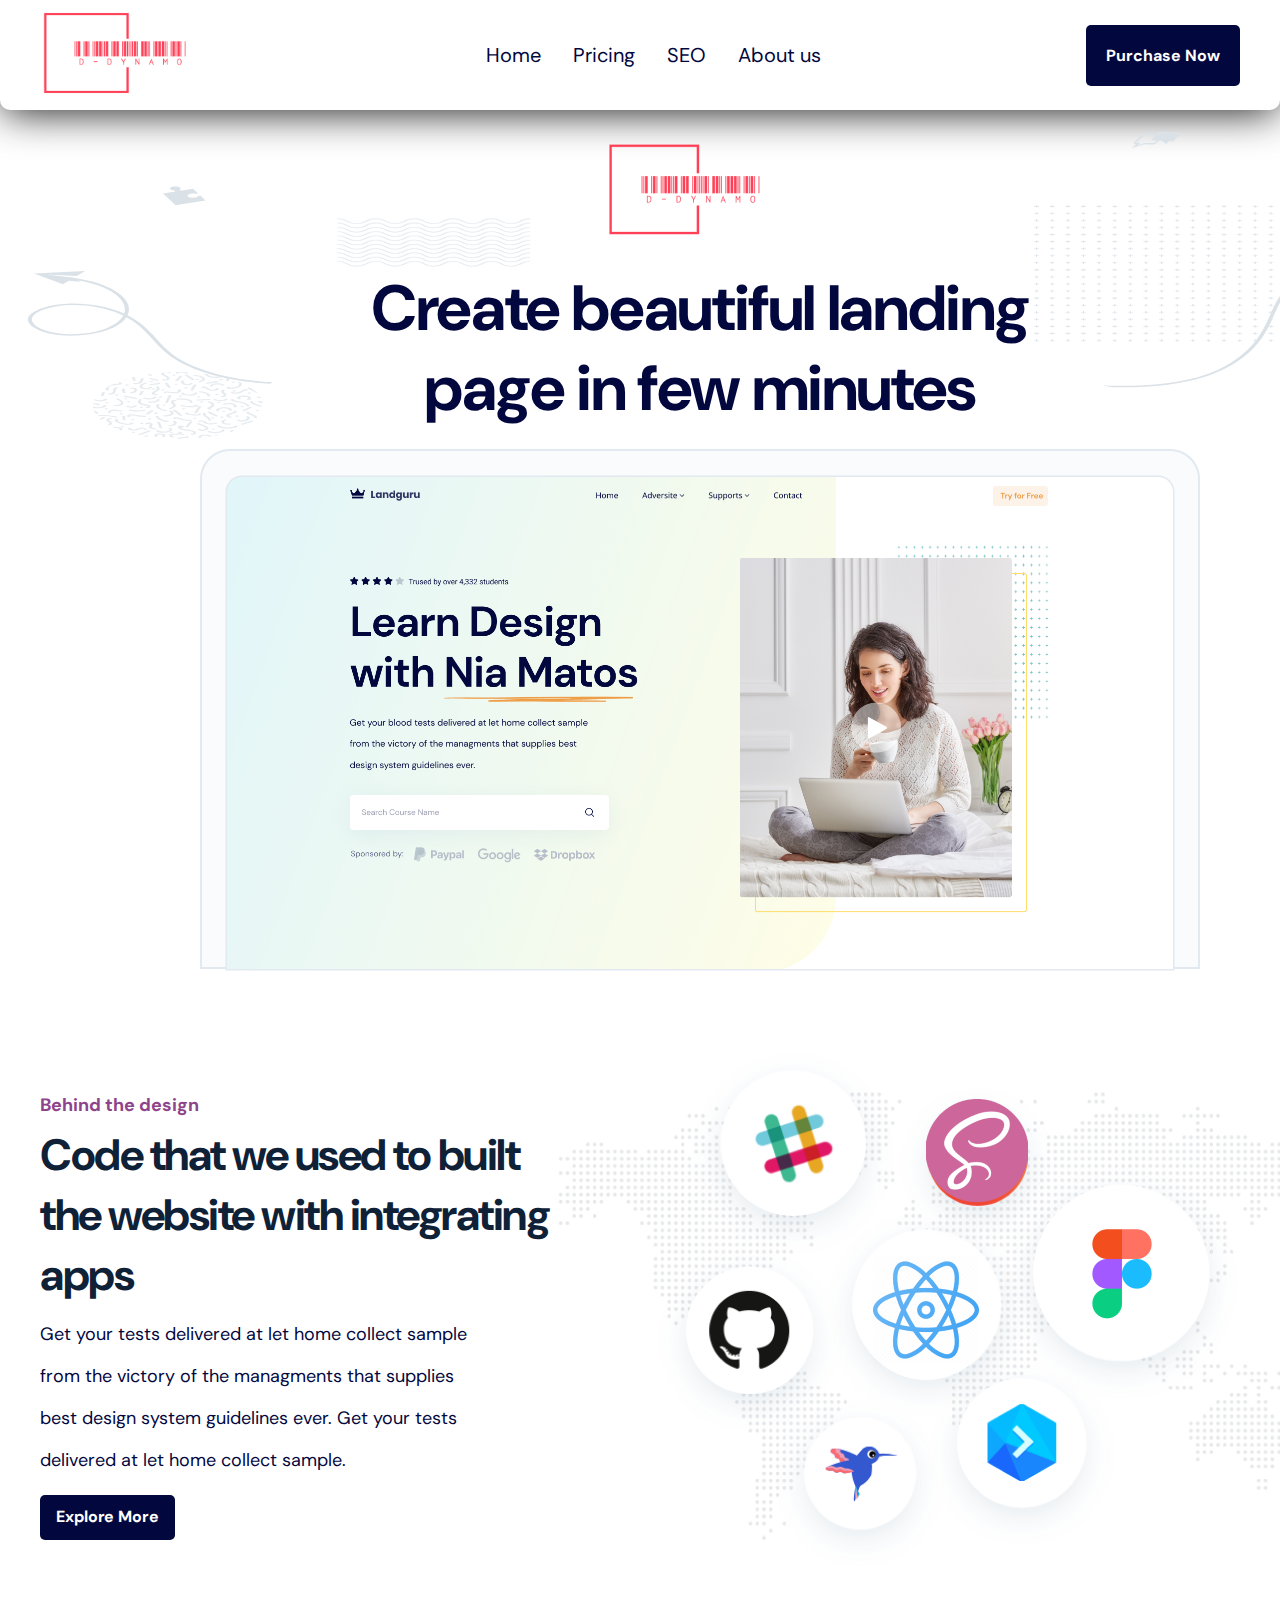
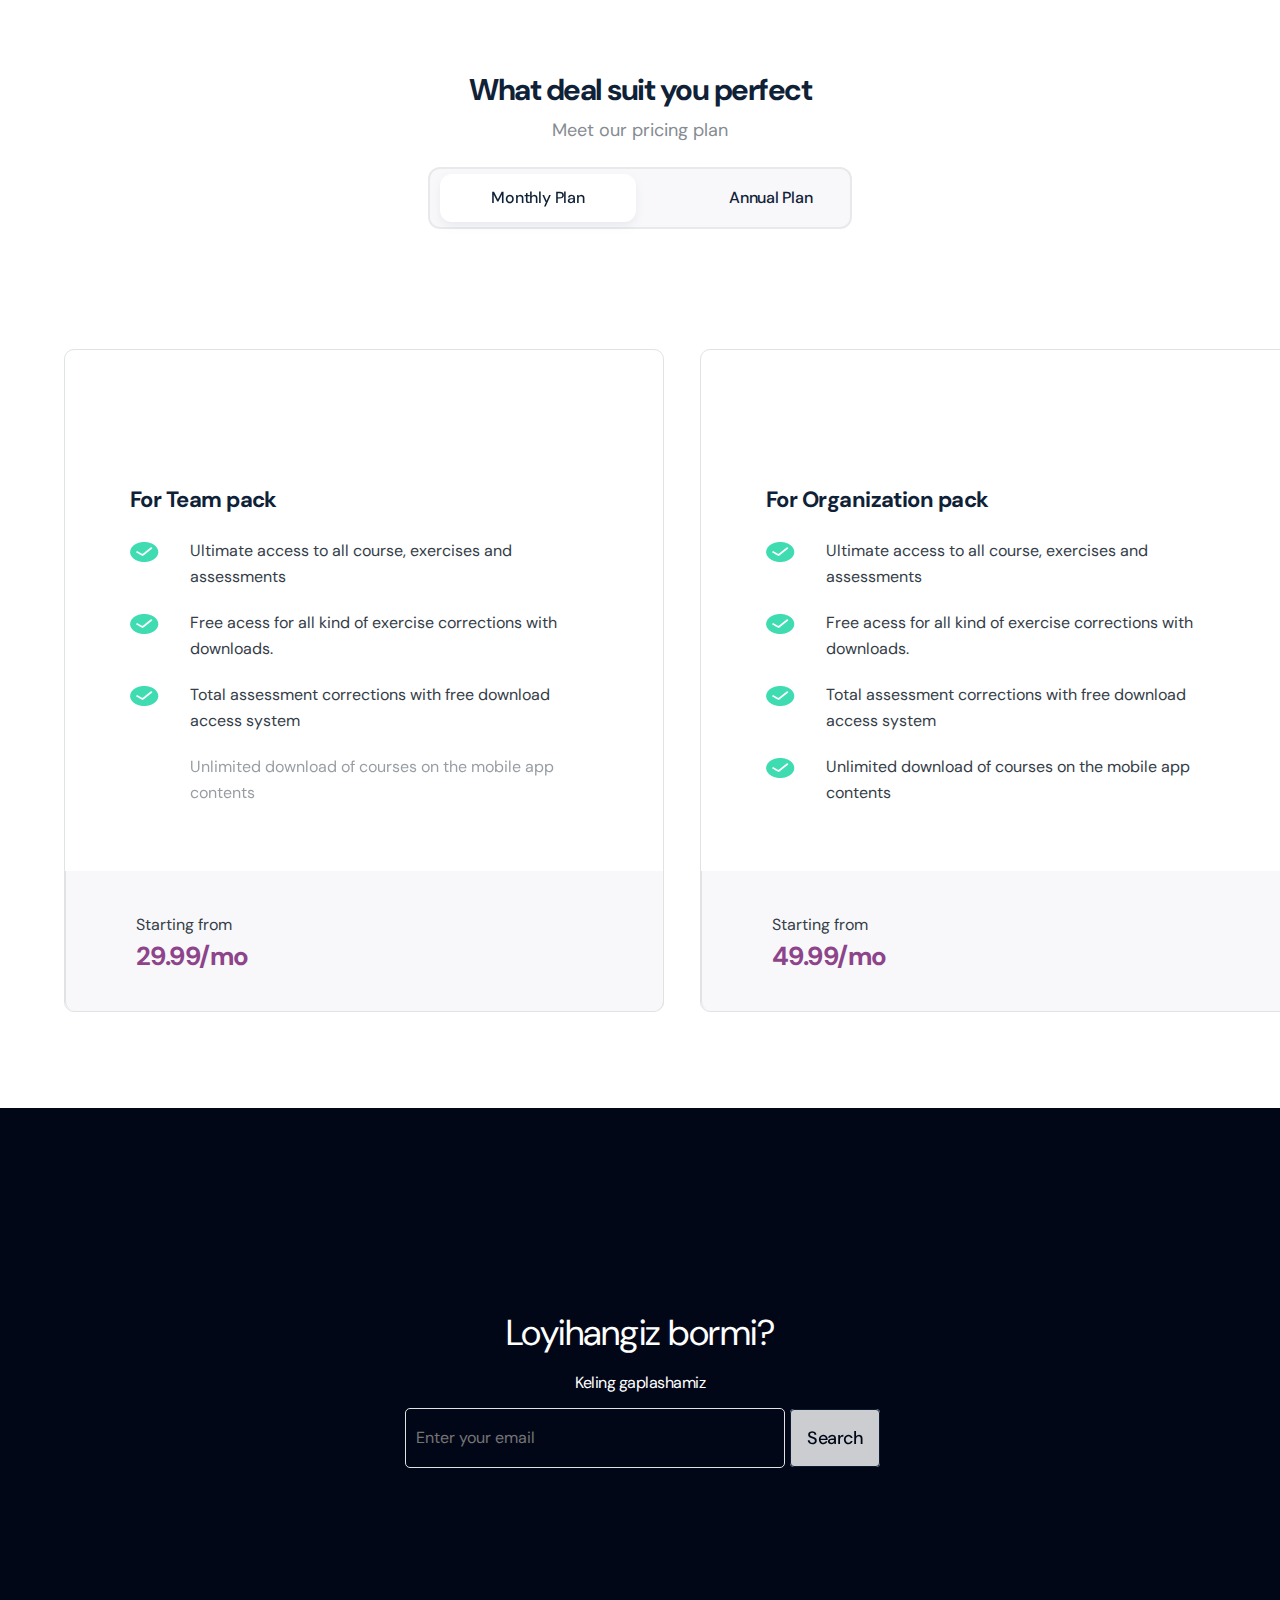
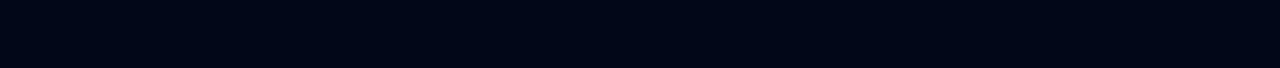
<file: index.html>
<!doctype html>
<html lang="en">
<head>
    <meta charset="UTF-8">
    <meta name="viewport"
          content="width=device-width, user-scalable=no, initial-scale=1.0, maximum-scale=1.0, minimum-scale=1.0">
    <meta http-equiv="X-UA-Compatible" content="ie=edge">
    <title>d-dynamo</title>
    <link rel="stylesheet" href="css/style.css">
</head>
<body>
<!--Navbar Start-->

<div class="navbar">
    <div class="container">
        <div class="d-flex">
            <div class="col-2">
                <img class="logo" src="img/logo-no-background.png" alt="logo">
            </div>
            <div class="col-8">
                <ul class="nav">
                    <li><a href="">Home</a></li>
                    <li><a href="">Pricing</a></li>
                    <li><a href="">SEO</a></li>
                    <li><a href="">About us</a></li>
                </ul>
            </div>
            <div class="col-2 desk">
                <a href="">Purchase Now</a>
            </div>
            <div class="nav-but">
                <img onclick="openNav()" id="onclik" class="onclik" src="img/Frame%20100.png" alt="icon">
                <img onclick="closeNav()" id="close" class="close" src="img/close%20100.png" alt="icon">
            </div>
        </div>
    </div>
    <div id="nav-div" class="nav-div">
        <div class="mobile">
            <ul class="nav_mobile">
                <li><a class="movile_font" href="#">Home</a></li>
                <li><a class="movile_font" href="">Pricing</a></li>
                <li><a class="movile_font" href="">SEO</a></li>
                <li><a class="movile_font" href="">About us</a></li>
            </ul>
            <div class="col-2 mobile_but">
                <a class="nav-bu" href="">Purchase Now</a>
            </div>
        </div>
    </div>
</div>

<!--Navbar End-->

<!--Header Start-->

<div class="header">
    <div class="container">
        <div class="col-12">
            <div class="image-header">
                <img class="header_im" src="img/logo-no-background%201.png" alt="logo">
            </div>
            <h1 class="header-h1">Create beautiful landing <br>
                page in few minutes</h1>
            <div class="header-image">
                <img class="images" src="img/mockup.png" alt="mockup">
            </div>
        </div>
    </div>
</div>

<!--Header End -->

<!--Behind Start-->

<div class="behind">
    <div class="container">
        <div class="d-flex">
            <div class="col-6">
                <div class="card">
                    <p class="behind-p">Behind the design</p>
                    <h3 class="behind-h3">Code that we used to built the website with integrating apps</h3>
                    <p class="behind-text">Get your tests delivered at let home collect sample from the victory of the
                        managments that
                        supplies best design system guidelines ever. Get your tests delivered at let home collect
                        sample.</p>
                    <h5 class="behind-button">Explore More</h5>
                </div>
            </div>
            <div class="col-6">
                <img class="behind-image" src="img/Group%2081.png" alt="Group">
            </div>
        </div>
    </div>
</div>

<!--Behind End-->

<!--Perfect Start-->

<div class="perfect">
    <div class="container">
        <div class="perfect-div">
            <h2 class="perfect-h2">What deal suit you perfect</h2>
            <p class="perfect-p">Meet our pricing plan</p>
            <div class="d-flex perfect-d">
                <div class="col-6">
                    <div class="perfect-card1">
                        <p class="perfect-text2">Monthly Plan</p>
                    </div>
                </div>
                <div class="col-6">
                    <div class="perfect-card2">
                        <p class="perfect-text2">Annual Plan</p>
                    </div>
                </div>
            </div>
        </div>
        <div class="d-flex perfect_per">
            <div class="col-6 perfect-bag">
                <div class="card-perfect">
                    <h2 class="perfect-h2">For Team pack</h2>
                    <div class="d-flex">
                        <div class="col-3">
                            <img class="icon-perfect" src="img/Combined%20shape%2016072.png" alt="icon">
                        </div>
                        <div>
                            <p class="perfect-text3">Ultimate access to all course, exercises and assessments</p>
                        </div>
                    </div>
                    <div class="d-flex">
                        <div class="col-3">
                            <img class="icon-perfect" src="img/Combined%20shape%2016072.png" alt="icon">
                        </div>
                        <div>
                            <p class="perfect-text3">Free acess for all kind of exercise corrections with downloads.</p>
                        </div>
                    </div>
                    <div class="d-flex">
                        <div class="col-3">
                            <img class="icon-perfect" src="img/Combined%20shape%2016072.png" alt="icon">
                        </div>
                        <div>
                            <p class="perfect-text3">Total assessment corrections with free download access system</p>
                        </div>
                    </div>
                    <div class="d-flex">
                        <div class="col-3">
                        </div>
                        <div>
                            <p class="perfect-text3 perfect-text4">Unlimited download of courses on the mobile app
                                contents</p>
                        </div>
                    </div>
                </div>
                <div class="perfect-pack">
                    <p class="perfect-pack-p">Starting from</p>
                    <h3 class="perfect-pack-h3">29.99/mo</h3>
                </div>
            </div>
            <div class="col-6">
                <div class="col-6 perfect-bag">
                    <div class="card-perfect">
                        <h2 class="perfect-h2">For Organization pack</h2>
                        <div class="d-flex">
                            <div class="col-3">
                                <img class="icon-perfect" src="img/Combined%20shape%2016072.png" alt="icon">
                            </div>
                            <div>
                                <p class="perfect-text3">Ultimate access to all course, exercises and assessments</p>
                            </div>
                        </div>
                        <div class="d-flex">
                            <div class="col-3">
                                <img class="icon-perfect" src="img/Combined%20shape%2016072.png" alt="icon">
                            </div>
                            <div>
                                <p class="perfect-text3">Free acess for all kind of exercise corrections with
                                    downloads.</p>
                            </div>
                        </div>
                        <div class="d-flex">
                            <div class="col-3">
                                <img class="icon-perfect" src="img/Combined%20shape%2016072.png" alt="icon">
                            </div>
                            <div>
                                <p class="perfect-text3">Total assessment corrections with free download access
                                    system</p>
                            </div>
                        </div>
                        <div class="d-flex">
                            <div class="col-3">
                                <img class="icon-perfect" src="img/Combined%20shape%2016072.png" alt="icon">
                            </div>
                            <div>
                                <p class="perfect-text3 ">Unlimited download of courses on the mobile app contents</p>
                            </div>
                        </div>
                    </div>
                    <div class="perfect-pack">
                        <p class="perfect-pack-p">Starting from</p>
                        <h3 class="perfect-pack-h3">49.99/mo</h3>
                    </div>
                </div>
            </div>
        </div>
    </div>
</div>

<!--Perfect End-->

<!--footer start-->

<div class="footer">
    <div class="container">
        <h1 class="footer-h1">Loyihangiz bormi?</h1>
        <p class="footer-p">Keling gaplashamiz</p>
        <div class="search">
            <input class="footer-input" type="email" placeholder="Enter your email">
            <div>
                <a class="footer-search" href="#">Search</a>
            </div>
        </div>
    </div>
</div>

<!--footer end-->
<script src="js/app.js"></script>
</body>
</html>
</file>
<file: css/style.css>
@import url('https://fonts.googleapis.com/css2?family=DM+Sans:wght@500&display=swap');

* {
    margin: 0;
    padding: 0;
    box-sizing: border-box;
    text-decoration: none;
}

.container {
    width: 1200px;
    margin: auto;
}

.d-flex {
    display: flex;
    justify-content: space-between;
    align-items: center;
}

/*Navbar start*/

.navbar {
    flex-shrink: 0;
    background: #FFFFFF;
    box-shadow: 0px 5px 40px -3px rgba(0,0,0,0.91);
    border-radius: 0 0 10px 10px;
}



.col-2 .logo {
    width: 180px;
    height: 106px;
}

ul, li, a {
    text-decoration: none;
    list-style: none;
}

ul, .nav li a {
    display: flex;
    justify-content: space-around;
    align-items: center;
    padding: 16px;
    color: #02073E;
    text-align: center;
    font-family: 'DM Sans', sans-serif;
    font-size: 20px;
    font-style: normal;
    font-weight: 400;
    line-height: 33px;
}

.col-2 a {
    width: 146px;
    height: 45px;
    margin: auto;
    flex-shrink: 0;
    border-radius: 5px;
    font-family: 'DM Sans', sans-serif;
    background: #02073E;
    color: #fff;
    list-style: none;
    padding: 20px;
    font-weight: bold;
}

.nav-but{
    display: none;
}

.nav-div{
    display: none;
}

/*Navbar end*/

/*Header Start*/

.header{
    width: 1400px;
    margin: auto;
    background: url("../img/pattern.svg") no-repeat ;
}

.col-12 .image-header, .header-image{
    display: flex;
    justify-content: center;
    align-items: center;
    margin: 20px;
}

.header-h1{
    color: #02073E;
    text-align: center;
    font-family: DM Sans, serif;
    font-size: 64px;
    font-style: normal;
    font-weight: 700;
    line-height: 80px;
    letter-spacing: -1.375px;
}


/*Header End*/

/*Behind Start*/

.behind{
    margin-top: 5%;
}

.card .behind-p{
    width: 162px;
    height: 40px;
    flex-shrink: 0;
    color: #8D448B;
    font-family: DM Sans, serif;
    font-size: 18px;
    font-style: normal;
    font-weight: 700;
    line-height: 40px;
}

.card .behind-h3{
    width: 510px;
    height: 188px;
    flex-shrink: 0;
    color: #0F2137;
    font-family: DM Sans, serif;
    font-size: 44px;
    font-style: normal;
    font-weight: 700;
    line-height: 60px;
    letter-spacing: -1.5px;
}

.card .behind-text{
    width: 454px;
    height: 166px;
    flex-shrink: 0;
    color: #02073E;
    font-family: DM Sans, serif;
    font-size: 18px;
    font-style: normal;
    font-weight: 400;
    line-height: 42px; /* 233.333% */
}

.card .behind-button{
    width: 135px;
    height: 45px;
    flex-shrink: 0;
    border-radius: 5px;
    background: #02073E;
    color: #FFF;
    font-family: DM Sans, serif;
    font-size: 16px;
    font-style: normal;
    font-weight: 700;
    line-height: 24px; /* 150% */
    letter-spacing: -0.16px;
    display: flex;
    justify-content: center;
    align-items: center;
    margin-top: 3%;
}

.card .behind-image{
    width: 794px;
    height: 550px;
    flex-shrink: 0;
}
/*Behind End*/

/*Perfect Start*/


.perfect-div .perfect-h2{
    color: #0F2137;
    text-align: center;
    font-family: DM Sans, serif;
    font-size: 30px;
    font-style: normal;
    font-weight: 700;
    line-height: 55px; /* 183.333% */
    letter-spacing: -1.5px;
    display: flex;
    justify-content: center;
    align-items: center;
    margin-top: 6%;
}

.perfect-div .perfect-p{
    color: #858B91;
    text-align: center;
    font-family: DM Sans, serif;
    font-size: 18px;
    font-style: normal;
    font-weight: 400;
    line-height: 26px; /* 144.444% */
}

.perfect-div .perfect-d{
    width: 424px;
    height: 62px;
    flex-shrink: 0;
    stroke-width: 1px;
    background: #F8F8FA;
    border-radius: 12px;
    border: solid #E8E9EB 2px;
    margin: 2% auto ;
}

.perfect-div .perfect-card1{
    width: 196px;
    height: 48px;
    flex-shrink: 0;
    margin: 10px;
    background: #FFF;
    border-radius: 12px;
    filter: drop-shadow(0px 4px 4px rgba(59, 79, 109, 0.08));
}

.perfect-card1, .perfect-text2{
    display: flex;
    justify-content: center;
    align-items: center;
    flex-shrink: 0;
    color: #0F2137;
    font-family: DM Sans, serif;
    font-size: 16px;
    font-style: normal;
    font-weight: 500;
    line-height: 24px; /* 150% */
    letter-spacing: -0.24px;
}

.perfect-card2 .perfect-text2{
    display: flex;
    width: 158.657px;
    height: 24px;
    flex-direction: column;
    justify-content: center;
    flex-shrink: 0;
    color: #0F2137;
    font-family: DM Sans, serif;
    font-size: 16px;
    font-style: normal;
    font-weight: 500;
    line-height: 24px; /* 150% */
    letter-spacing: -0.24px;
}



.perfect-bag{
    width: 600px;
    height: 662.8px;
    flex-shrink: 0;
    border-radius: 10px;
    border: 1px  solid #E0E2E4;
    margin: 8% 2%;
    background: #FFF;
}

.card-perfect{
    padding: 65px;
}

.card-perfect .perfect-h2{
    display: flex;
    width: 242.899px;
    height: 18px;
    flex-shrink: 0;
    color: #0F2137;
    font-family: DM Sans, serif;
    font-size: 22px;
    font-style: normal;
    font-weight: 700;
    line-height: normal;
    letter-spacing: -0.55px;
    margin: 70px 0 15px;
}

.card-perfect .perfect-text3{
    display: flex;
    width: 408px;
    height: 42px;
    flex-direction: column;
    justify-content: flex-end;
    flex-shrink: 0;
    color: #343D48;
    font-family: DM Sans, serif;
    font-size: 16px;
    font-style: normal;
    font-weight: 400;
    line-height: 26px; /* 162.5% */
    margin-top: 30px;
}

.card-perfect .perfect-text4{
    opacity: 0.5;
}

.perfect-pack{
    width: 599px;
    height: 140px;
    flex-shrink: 0;
    border-radius: 0px 0px 10px 10px;
    background: #F8F8FA;
    padding: 40px 70px;
    border-left: 1px   solid #E0E2E4;
    border-right: 1px   solid #E0E2E4;

}

.perfect-pack .perfect-pack-p{
    display: flex;
    width: 276.596px;
    height: 28px;
    flex-direction: column;
    justify-content: center;
    flex-shrink: 0;
    color: #343D48;
    font-family: DM Sans, serif;
    font-size: 16px;
    font-style: normal;
    font-weight: 400;
    line-height: 28px; /* 175% */
}

.perfect-pack .perfect-pack-h3{
    display: flex;
    width: 242.899px;
    height: 26px;
    flex-direction: column;
    justify-content: flex-end;
    flex-shrink: 0;
    color: #8D448B;
    font-family: DM Sans, serif;
    font-size: 26px;
    font-style: normal;
    font-weight: 700;
    line-height: normal;
    margin-top: 8px;
    letter-spacing: -0.55px;
}

/*Perfect End*/

/*footer start*/

.footer{
    display: flex;
    justify-content: center;
    background: #020718;
    height: 560px;
    flex-shrink: 0;
}

.footer-h1{
    color: #FFF;
    text-align: center;
    font-family: DM Sans, serif;
    font-size: 36px;
    font-style: normal;
    font-weight: 400;
    line-height: 50px;
    letter-spacing: -0.5px;
}

.footer-p{
    color: #FFF;
    text-align: center;
    font-family: DM Sans, serif;
    font-size: 16px;
    font-style: normal;
    font-weight: 400;
    line-height: 50px;
    letter-spacing: -0.5px;
}

.search{
    display: flex;
    justify-content: center;
    align-items: center;
}


.search .footer-input{
    width: 380px;
    height: 60px;
    flex-shrink: 0;
    border-radius: 5px;
    /*opacity: 0.07999999821186066;*/
    padding: 10px;
    font-family: DM Sans, serif;
    font-size: 16px;
    font-style: normal;
    font-weight: 400;
    line-height: 50px;
    outline: none;
    color: #FFFFFF;
    background-color: transparent;
    border: none;
    border: #E0E2E4 solid 0.5px;
    margin: 0 5px;
}




.search .footer-search{
    width: 161px;
    height: 61px;
    border-radius: 4px;
    background: #FFF;
    flex-shrink: 0;
    padding: 16px;
    color: #020718;
    font-family: DM Sans, serif;
    font-size: 18px;
    font-style: normal;
    font-weight: 500;
    line-height: 50px;
    opacity: 0.800000011920929;
    letter-spacing: -0.5px;
    border: #0F2137 solid 0.5px;
}



/*footer start*/


@media (max-width: 1200px) and (min-width: 768px) {


    .container {
        width: 700px;
        margin: auto;
    }

    /*Navbar start*/

    .navbar{
        background: #FFFFFF;
        box-shadow: 0px 5px 40px -3px rgba(0,0,0,0.91);
        border-radius: 0 0 10px 10px;
    }


    .col-2 .logo {
        width: 160px;
        height: 86px;
    }


    ul, .nav li a {
        padding: 14px;
        font-size: 16px;
        font-weight: 300;
        line-height: 28px;
    }

    .col-2 a {
        width: 126px;
        height: 35px;
        border-radius: 5px;
        padding: 16px;
    }

    .nav-but{
        display: none;
    }

    .nav-div{
        display: none;
    }

    /*Navbar end*/

    /*Header Start*/

    .header{
        width: 700px;
    }

    .col-12 .image-header, .header-image{
        margin: 15px;
    }

    .col-12 .header-image .images{
        width: 700px;
    }

    .header-h1{
        font-size: 44px;
        font-weight: 600;
        line-height: 60px;
        letter-spacing: -1px;
    }


    /*Header End*/


    /*Behind Start*/

    .behind{
        margin-top: 4%;
    }

    .card .behind-p{
        width: 142px;
        height: 30px;
        font-size: 15px;
        font-weight: 600;
        line-height: 30px;
    }

    .behind .d-flex {
        display: block!important;
    }

    .card .behind-h3{
        width: 410px;
        height: 168px;
        font-size: 34px;
        font-weight: 600;
        line-height: 45px;
        letter-spacing: -1px;
    }

    .card .behind-text{
        width: 354px;
        height: 106px;
        font-size: 15px;
        font-weight: 300;
        line-height: 22px; /* 233.333% */
    }

    .card .behind-button{
        width: 115px;
        height: 35px;
        border-radius: 4px;
        font-size: 12px;
        font-weight: 600;
        line-height: 10px; /* 150% */
        letter-spacing: -0.10px;
    }

    .behind-image{
        width: 700px;
        height: 480px;
    }
    /*Behind End*/

    /*Perfect Start*/


    .perfect-div .perfect-h2{
        font-size: 25px;
        font-weight: 600;
        line-height: 45px; /* 183.333% */
        letter-spacing: -1.2px;
        margin-top: 4%;
    }

    .perfect-div .perfect-p{
        font-size: 15px;
        font-weight: 300;
        line-height: 20px; /* 144.444% */
    }

    .perfect-div .perfect-d{
        width: 424px;
        height: 62px;
        stroke-width: 1px;
        border-radius: 8px;
        margin: 1% auto ;
    }

    .perfect-div .perfect-card1{
        width: 176px;
        height: 38px;
        margin: 10px;
        border-radius: 8px;
    }

    .perfect-card1, .perfect-text2{
        display: flex;
        justify-content: center;
        align-items: center;
        flex-shrink: 0;
        color: #0F2137;
        font-family: DM Sans, serif;
        font-size: 16px;
        font-style: normal;
        font-weight: 500;
        line-height: 24px; /* 150% */
        letter-spacing: -0.24px;
    }

    .perfect-card2 .perfect-text2{
        width: 148.657px;
        height: 18px;
        font-size: 16px;
        font-weight: 400;
        line-height: 18px; /* 150% */
        letter-spacing: -0.24px;
    }



    .perfect-bag{
        width: 300px;
        height: 462.8px;
        border-radius: 10px;
        margin: 5% 1%;
        background: #FFF;
    }

    .card-perfect{
        padding: 36px;
    }

    .card-perfect .perfect-h2{
        width: 222px;
        height: 15px;
        font-size: 18px;
        font-weight: 600;
        letter-spacing: -0.44px;
        margin: 50px 0 10px;
    }

    .card-perfect .perfect-text3{
        width: 200px;
        height: 32px;
        font-size: 12px;
        font-weight: 300;
        line-height: 20px; /* 162.5% */
        margin-top: 25px;
    }

    .card-perfect .icon-perfect{
        width: 17px;
        height: 16px;
    }

    .perfect-pack{
        width: 300px;
        height: 100px;
        padding: 20px 40px;
        border-left: 1px   solid #E0E2E4;
        border-right: 1px   solid #E0E2E4;

    }

    .perfect-pack .perfect-pack-p{
        width: 256.596px;
        height: 24px;
        font-size: 12px;
        font-weight: 300;
        line-height: 24px; /* 175% */
    }

    .perfect-pack .perfect-pack-h3{
        width: 220px;
        height: 20px;
        font-size: 20px;
        font-weight: 600;
        margin-top: 6px;
        letter-spacing: -0.44px;
    }

    /*Perfect End*/

    /*footer start*/

    .footer{
        height: 360px;
    }

    .footer-h1{
        font-size: 20px;
        font-weight: 400;
        line-height: 30px;
    }

    .footer-p{
        font-size: 10px;
        font-weight: 400;
        line-height: 30px;
    }

    .search{
        display: flex;
        justify-content: center;
        align-items: center;
    }


    .search .footer-input{
        width: 280px;
        height: 40px;
        padding: 8px;
        font-size: 12px;
        font-weight: 400;
        line-height: 40px;
        margin: 0 4px;
    }




    .search .footer-search{
        width: 141px;
        height: 51px;
        border-radius: 4px;
        padding: 12px;
        font-size: 12px;
        font-weight: 500;
        line-height: 50px;
        letter-spacing: -0.5px;
        border: #0F2137 solid 0.5px;
    }

    /*footer start*/
}


@media (max-width: 767px) and (min-width: 300px) {

    .container {
        width: 300px;
        margin: auto;
    }

    /*Navbar start*/
    .navbar{
        background: #FFFFFF;
        box-shadow: 0px 5px 40px -3px rgba(0,0,0,0.91);
        border-radius: 0 0 10px 10px;
    }


    .col-2 .logo {
        width: 140px;
        height: 86px;
    }

    .nav {
        display: none;
    }

    .desk {
        display: none;
    }

    .nav-div{
        display: none;
    }

    .nav-but{
        display: block;
    }

    .mobile{
        width: 100%;
        height: 100vh;
        background: #FFFFFF;
        position: absolute;
        z-index: 1;
    }

    .nav_mobile{
        display: block;
        margin-top: 70px;
        line-height: 100px;
    }

    .movile_font{
        font-size: 25px;
    }

    .mobile_but, .nav-bu{
        font-size: 15px;
        text-align: center;
    }

    .onclik{
        width: 35px;
    }

    .close{
        width: 35px;
        display: none;
    }



    /*Navbar end*/

    /*Header Start*/

    .header{
        width: 350px;
    }

    .col-12 .image-header, .header-image{
        margin: 15px;
    }

    .image-header .header_im{
        width: 150px;
    }

    .col-12 .header-image .images{
        width: 350px;
    }

    .header{
        width: 300px;
        margin: auto;
        background: url("../img/pattern.svg") no-repeat center center;
    }


    .header-h1{
        font-size: 26px;
        font-weight: 600;
        line-height: 30px;
        letter-spacing: -1px;
    }


    /*Header End*/


    /*Behind Start*/

    .behind{
        margin-top: 3%;
    }

    .card .behind-p{
        width: 132px;
        height: 20px;
        font-size: 12px;
        font-weight: 600;
        line-height: 30px;
    }

    .behind .d-flex {
        display: block!important;
    }

    .card .behind-h3{
        width: 270px;
        height: 98px;
        font-size: 24px;
        font-weight: 600;
        line-height: 30px;
        letter-spacing: -1px;
    }

    .card .behind-text{
        width: 254px;
        height: 86px;
        font-size: 15px;
        font-weight: 300;
        line-height: 20px; /* 233.333% */
    }

    .card .behind-button{
        width: 115px;
        height: 35px;
        border-radius: 4px;
        font-size: 12px;
        font-weight: 600;
        line-height: 10px; /* 150% */
        letter-spacing: -0.10px;
        margin-top: 70px;
    }

    .behind-image{
        width: 300px;
        height: 200px;
    }
    /*Behind End*/

    /*Perfect Start*/


    .perfect-div .perfect-h2{
        font-size: 20px;
        font-weight: 600;
        line-height: 45px; /* 183.333% */
        letter-spacing: -1.2px;
        margin-top: 4%;
    }

    .perfect-div .perfect-p{
        font-size: 15px;
        font-weight: 300;
        line-height: 20px; /* 144.444% */
    }

    .perfect-div .perfect-d{
        width: 306px;
        height: 62px;
        stroke-width: 1px;
        border-radius: 8px;
        margin: 1% auto ;
    }

    .perfect-div .perfect-card1{
        width: 146px;
        height: 38px;
        margin: 10px;
        border-radius: 8px;
    }

    .perfect-card1, .perfect-text2{
        font-size: 12px;
        font-weight: 500;
        line-height: 24px; /* 150% */
        letter-spacing: -0.24px;
    }

    .perfect-card2 .perfect-text2{
        width: 138.657px;
        height: 18px;
        font-size: 12px;
        font-weight: 500;
        line-height: 18px; /* 150% */
        letter-spacing: -0.24px;
    }

    .perfect_per{
        display: block;
    }

    .perfect-bag{
        width: 300px;
        height: 462.8px;
        border-radius: 10px;
        margin: 5% 1%;
        background: #FFF;
        padding: 20px;
        position: relative;
    }

    .card-perfect{
        padding: 36px;
    }

    .card-perfect .perfect-h2{
        width: 222px;
        height: 15px;
        font-size: 18px;
        font-weight: 600;
        letter-spacing: -0.44px;
        margin: 10px 0 10px;
    }

    .card-perfect .perfect-text3{
        width: 200px;
        height: 32px;
        font-size: 12px;
        font-weight: 300;
        line-height: 20px; /* 162.5% */
        margin-top: 25px;
    }

    .card-perfect .icon-perfect{
        width: 17px;
        height: 16px;
    }

    .perfect-pack{
        position: absolute;
        left: 0;
        right: 0;
        bottom: 0;
        width: 298px;
        height: 100px;
        padding: 20px 40px;
        border-left: 1px   solid #E0E2E4;
        border-right: 1px   solid #E0E2E4;

    }

    .perfect-pack .perfect-pack-p{
        width: 256.596px;
        height: 24px;
        font-size: 12px;
        font-weight: 300;
        line-height: 24px; /* 175% */
    }

    .perfect-pack .perfect-pack-h3{
        width: 220px;
        height: 20px;
        font-size: 20px;
        font-weight: 600;
        margin-top: 6px;
        letter-spacing: -0.44px;
    }

    /*Perfect End*/

    /*footer start*/

    .footer{
        height: 300px;
    }

    .footer-h1{
        font-size: 15px;
        font-weight: 400;
        line-height: 25px;
    }

    .footer-p{
        font-size: 10px;
        font-weight: 400;
        line-height: 30px;
    }

    .search{
        display: flex;
        justify-content: center;
        align-items: center;
    }


    .search .footer-input{
        width: 220px;
        height: 40px;
        padding: 8px;
        font-size: 12px;
        font-weight: 400;
        line-height: 40px;
        margin: 0 4px;
    }




    .search .footer-search{
        width: 121px;
        height: 51px;
        border-radius: 4px;
        padding: 12px;
        font-size: 12px;
        font-weight: 500;
        line-height: 50px;
        letter-spacing: -0.5px;
        border: #0F2137 solid 0.5px;
    }

    /*footer start*/
}
</file>
